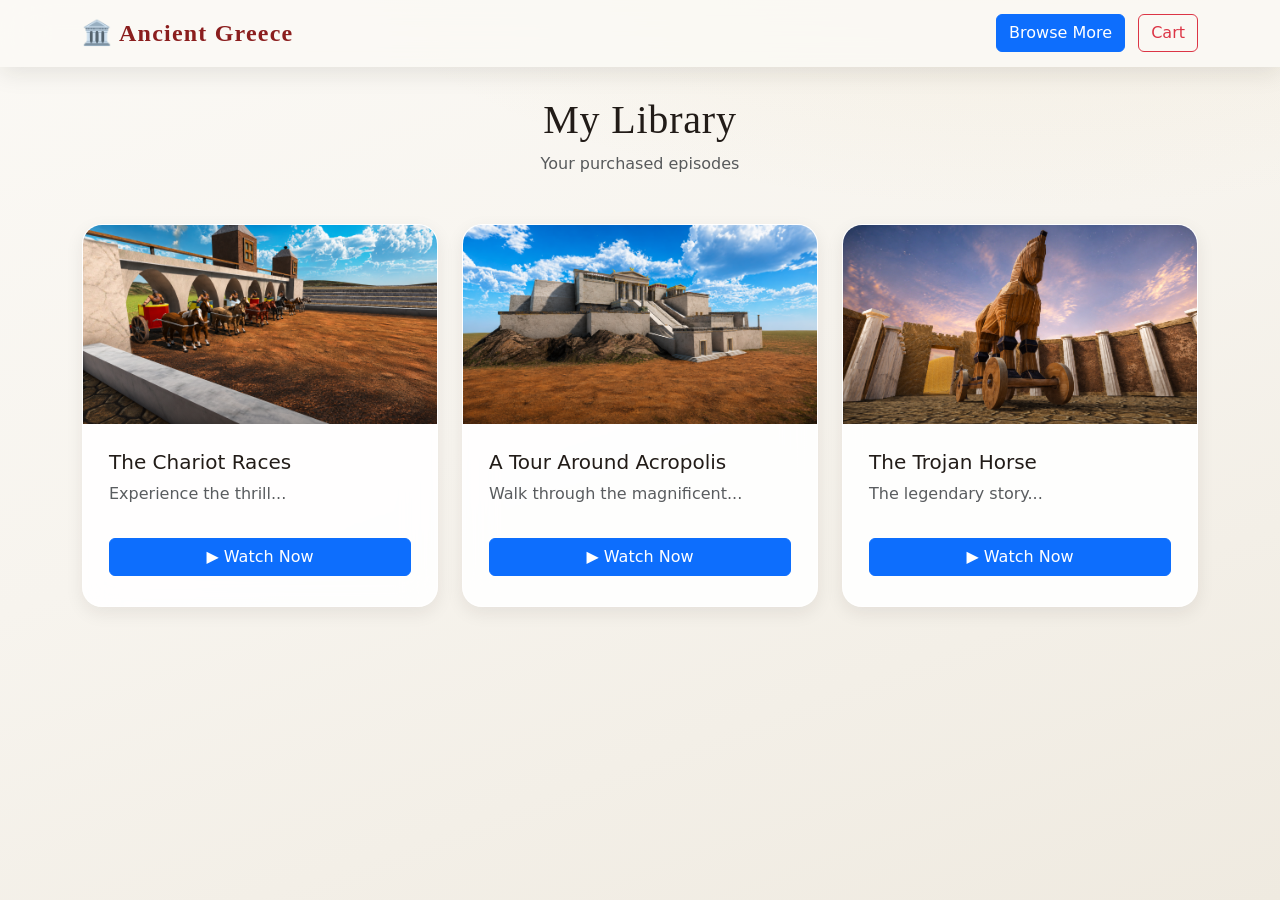
<file: my-library.html>
<!DOCTYPE html>
<html lang="en">
<head>
    <meta charset="UTF-8">
    <meta name="viewport" content="width=device-width, initial-scale=1.0">
    <title>My Library</title>
    <link href="https://cdn.jsdelivr.net/npm/bootstrap@5.3.3/dist/css/bootstrap.min.css" rel="stylesheet">
    <link rel="stylesheet" href="style.css">
</head>
<body>
    <nav class="navbar navbar-expand-lg navbar-light fixed-top">
        <div class="container">
            <a class="navbar-brand" href="index.html">🏛️ Ancient Greece</a>
            <div class="ms-auto">
                <a href="shop.html" class="btn btn-primary me-2">Browse More</a>
                <a href="cart.html" class="btn btn-outline-danger">Cart</a>
            </div>
        </div>
    </nav>

    <div class="container my-5 pt-5">
        <h1 class="text-center mb-2">My Library</h1>
        <p class="text-center text-muted mb-5">Your purchased episodes</p>
        <div id="library-content" class="row g-4"></div>
    </div>

    <script>
        const libraryProducts = [
            { id: 1, title: "The Chariot Races", image: "chariot-racing.png", description: "Experience the thrill...", fullVideo: "chariot-racing-full.mp4" },
            { id: 2, title: "A Tour Around Acropolis", image: "acropolis.png", description: "Walk through the magnificent...", fullVideo: "acropolis-full.mp4" },
            { id: 3, title: "The Trojan Horse", image: "trojan-horse.png", description: "The legendary story...", fullVideo: "trojan-horse-full.mp4" }
        ];

        function renderLibrary() {
            const purchased = JSON.parse(localStorage.getItem('library') || '[]');
            const allItems = [...libraryProducts, ...purchased];
            const container = document.getElementById('library-content');
            
            container.innerHTML = allItems.map(item => `
                <div class="col-lg-4 col-md-6">
                    <div class="product-card" onclick="watchEpisode('${item.title}', 'images/${item.fullVideo || item.image.replace('.png','')}-full.mp4')">
                        <div class="preview-wrapper">
                            <img src="images/${item.image}" class="product-image" alt="${item.title}">
                        </div>
                        <div class="card-body">
                            <h5>${item.title}</h5>
                            <p class="text-muted">${item.description || 'Full episode'}</p>
                            <button class="btn btn-primary w-100 mt-3">▶ Watch Now</button>
                        </div>
                    </div>
                </div>
            `).join('');
        }

        function watchEpisode(title, videoSrc) {
            const modalHTML = `
                <div class="modal fade show" style="display:block; background:rgba(0,0,0,0.9);">
                    <div class="modal-dialog modal-xl">
                        <div class="modal-content">
                            <div class="modal-header">
                                <h5>${title}</h5>
                                <button onclick="this.closest('.modal').remove()" class="btn-close"></button>
                            </div>
                            <div class="modal-body p-0">
                                <video class="w-100" controls autoplay>
                                    <source src="${videoSrc}" type="video/mp4">
                                </video>
                            </div>
                        </div>
                    </div>
                </div>`;
            document.body.insertAdjacentHTML('beforeend', modalHTML);
        }

        renderLibrary();
    </script>
</body>
</html>
</file>
<file: style.css>
/* ============================================================
   The Wonders of Ancient Greece — refined stylesheet
   Palette: marble #F7F4EE · ink #221C18 · deep red #8B1E1E
            aged gold #C9A24B · white glass cards
   Type:    Cinzel (display) · Inter (body)
   ============================================================ */

:root {
    --marble: #F7F4EE;
    --ink: #221C18;
    --red: #8B1E1E;
    --red-dark: #6B1515;
    --gold: #C9A24B;
    --gold-soft: rgba(201, 162, 75, 0.35);
    --card: rgba(255, 255, 255, 0.9);
    --shadow-sm: 0 6px 18px rgba(34, 28, 24, 0.08);
    --shadow-lg: 0 24px 50px rgba(139, 30, 30, 0.18);
    --radius: 20px;
    --font-display: 'Cinzel', 'Times New Roman', serif;
    --font-body: 'Inter', 'Segoe UI', system-ui, sans-serif;
}

* {
    margin: 0;
    padding: 0;
    box-sizing: border-box;
}

html {
    scroll-behavior: smooth;
}

body {
    font-family: var(--font-body);
    background:
        radial-gradient(1200px 500px at 80% -10%, rgba(201, 162, 75, 0.10), transparent 60%),
        linear-gradient(160deg, #FBF9F5, var(--marble) 45%, #EFEAE0);
    color: var(--ink);
    display: flex;
    flex-direction: column;
    min-height: 100vh;
    -webkit-font-smoothing: antialiased;
}

h1, h2, h3, h4, .navbar-brand, .display-3, .display-5 {
    font-family: var(--font-display);
    letter-spacing: 0.02em;
}

footer {
    margin-top: auto;
}

/* ------------------------------------------------------------
   Header — glass bar with laurel strip beneath
   ------------------------------------------------------------ */
.site-header {
    position: fixed;
    top: 0;
    left: 0;
    right: 0;
    z-index: 1030;
}

.navbar {
    background: rgba(251, 249, 245, 0.85) !important;
    backdrop-filter: blur(22px);
    -webkit-backdrop-filter: blur(22px);
    box-shadow: 0 6px 24px rgba(34, 28, 24, 0.10);
    padding-top: 0.65rem;
    padding-bottom: 0.65rem;
}

.navbar-brand {
    font-size: 1.5rem;
    font-weight: 700;
    color: var(--red) !important;
    letter-spacing: 0.05em;
}

.nav-logo {
    height: 26px;
    width: auto;
}

.nav-btn {
    font-family: var(--font-body);
    font-weight: 600;
    font-size: 0.92rem;
    letter-spacing: 0.04em;
    text-transform: uppercase;
    color: var(--ink);
    text-decoration: none;
    padding: 8px 18px;
    border-radius: 50px;
    border: 1px solid transparent;
    transition: all 0.25s ease;
}

.nav-btn:hover {
    color: var(--red);
    border-color: var(--gold-soft);
    background: rgba(201, 162, 75, 0.08);
}

.nav-btn.active {
    color: #fff;
    background: var(--red);
    box-shadow: 0 6px 16px rgba(139, 30, 30, 0.35);
}

.laurel-strip {
    height: 16px;
    background: #fff url('images/greek-laurel.png') repeat-x center;
    background-size: auto 100%;
    border-bottom: 1px solid rgba(139, 30, 30, 0.15);
}

/* space below fixed header */
.nav-spacer {
    padding-top: 96px;
}

/* ------------------------------------------------------------
   Hero
   ------------------------------------------------------------ */
.hero {
    min-height: 100vh;
    background-size: cover;
    background-position: center;
    display: flex;
    align-items: center;
    padding: 150px 0 90px;
    position: relative;
}

.hero::before {
    content: "";
    position: absolute;
    inset: 0;
    background: linear-gradient(180deg,
        rgba(15, 10, 8, 0.55) 0%,
        rgba(15, 10, 8, 0.35) 45%,
        rgba(15, 10, 8, 0.72) 100%);
}

.hero .container {
    position: relative;
    z-index: 1;
}

.hero h1 {
    font-weight: 800;
    letter-spacing: 0.06em;
    text-shadow: 0 4px 30px rgba(0, 0, 0, 0.55);
}

.hero .hero-sub {
    font-family: var(--font-display);
    color: var(--gold);
    letter-spacing: 0.22em;
    text-transform: uppercase;
    font-size: clamp(1rem, 2.5vw, 1.5rem);
}

.hero .lead {
    color: rgba(255, 255, 255, 0.75);
    font-weight: 300;
    letter-spacing: 0.02em;
}

.hero-rule {
    width: 90px;
    height: 3px;
    margin: 22px auto 26px;
    background: linear-gradient(90deg, transparent, var(--gold), transparent);
    border: 0;
    opacity: 1;
}

/* landscape buttons */
.landscape-btn {
    position: relative;
    background: rgba(251, 249, 245, 0.92);
    backdrop-filter: blur(18px);
    border: 1px solid rgba(255, 255, 255, 0.6);
    border-radius: var(--radius);
    padding: 42px 30px 38px;
    text-align: center;
    transition: transform 0.35s ease, box-shadow 0.35s ease;
    height: 100%;
    box-shadow: var(--shadow-sm);
    overflow: hidden;
}

.landscape-btn::before {
    content: "";
    position: absolute;
    top: 0;
    left: 0;
    right: 0;
    height: 4px;
    background: linear-gradient(90deg, var(--red), var(--gold));
    transform: scaleX(0);
    transform-origin: left;
    transition: transform 0.35s ease;
}

.landscape-btn:hover {
    transform: translateY(-8px);
    box-shadow: var(--shadow-lg);
}

.landscape-btn:hover::before {
    transform: scaleX(1);
}

.landscape-btn h3 {
    color: var(--red);
    font-weight: 700;
    font-size: 1.45rem;
    margin-bottom: 10px;
}

.landscape-btn p {
    color: #6a625b;
    margin-bottom: 14px;
    font-size: 0.98rem;
}

.landscape-btn .go {
    display: inline-block;
    font-weight: 600;
    font-size: 0.85rem;
    letter-spacing: 0.12em;
    text-transform: uppercase;
    color: var(--gold);
    transition: transform 0.3s ease, color 0.3s ease;
}

.landscape-btn:hover .go {
    transform: translateX(6px);
    color: var(--red);
}

/* ------------------------------------------------------------
   Page headings
   ------------------------------------------------------------ */
.page-title {
    color: var(--ink);
    font-weight: 700;
}

.page-eyebrow {
    font-family: var(--font-body);
    font-weight: 600;
    letter-spacing: 0.22em;
    text-transform: uppercase;
    font-size: 0.8rem;
    color: var(--gold);
}

/* ------------------------------------------------------------
   Episode cards
   ------------------------------------------------------------ */
.product-card {
    background: var(--card);
    backdrop-filter: blur(16px);
    border: 1px solid rgba(255, 255, 255, 0.7);
    border-radius: var(--radius);
    overflow: hidden;
    box-shadow: var(--shadow-sm);
    transition: transform 0.35s ease, box-shadow 0.35s ease;
    display: flex;
    flex-direction: column;
    height: 100%;
}

.product-card:hover {
    transform: translateY(-8px);
    box-shadow: var(--shadow-lg);
}

.preview-wrapper {
    position: relative;
    width: 100%;
    aspect-ratio: 16 / 9;
    overflow: hidden;
    flex-shrink: 0;
}

.product-image {
    position: absolute;
    inset: 0;
    width: 100%;
    height: 100%;
    object-fit: cover;
    transition: transform 0.6s ease;
}

.product-card:hover .product-image {
    transform: scale(1.06);
}

.preview-wrapper::after {
    content: "";
    position: absolute;
    inset: 0;
    background: linear-gradient(180deg, transparent 55%, rgba(20, 12, 8, 0.35));
    pointer-events: none;
}

.product-card .card-body {
    padding: 26px 26px 30px;
    display: flex;
    flex-direction: column;
    flex-grow: 1;
}

.episode-eyebrow {
    font-weight: 600;
    letter-spacing: 0.18em;
    text-transform: uppercase;
    font-size: 0.72rem;
    color: var(--gold);
    margin-bottom: 6px;
}

.product-card .card-title {
    font-family: var(--font-display);
    font-weight: 700;
    color: var(--ink);
    margin-bottom: 10px;
}

.product-card .card-text {
    flex-grow: 1;
    color: #6a625b;
    margin-bottom: 22px;
    font-size: 0.96rem;
    line-height: 1.6;
}

/* buttons */
.btn-watch {
    display: inline-flex;
    align-items: center;
    gap: 8px;
    background: var(--red);
    color: #fff;
    border: 0;
    border-radius: 50px;
    font-weight: 600;
    font-size: 0.9rem;
    letter-spacing: 0.04em;
    padding: 11px 24px;
    transition: all 0.28s ease;
    box-shadow: 0 8px 18px rgba(139, 30, 30, 0.28);
}

.btn-watch:hover {
    background: var(--red-dark);
    color: var(--gold);
    transform: translateY(-2px);
    box-shadow: 0 12px 26px rgba(139, 30, 30, 0.38);
}

.btn-soon {
    display: inline-flex;
    align-items: center;
    gap: 8px;
    background: transparent;
    color: #a49a90;
    border: 1px dashed #cfc6ba;
    border-radius: 50px;
    font-weight: 600;
    font-size: 0.9rem;
    padding: 10px 24px;
}

/* ------------------------------------------------------------
   Video modal
   ------------------------------------------------------------ */
.video-modal {
    border: 0;
    border-radius: var(--radius);
    overflow: hidden;
    background: #14100d;
    box-shadow: 0 40px 100px rgba(0, 0, 0, 0.55);
}

.video-modal .modal-header {
    background: rgba(251, 249, 245, 0.97);
    border-bottom: 3px solid var(--gold-soft);
}

.video-modal .modal-title {
    font-family: var(--font-display);
    font-weight: 700;
    color: var(--red);
    font-size: 1.1rem;
}

/* ------------------------------------------------------------
   About page
   ------------------------------------------------------------ */
.about-banner {
    width: 100%;
    margin-bottom: 0;
}

.about-banner img {
    width: 100%;
    height: auto;
    display: block;
}

.about-text-box {
    background: var(--card) !important;
    backdrop-filter: blur(16px);
    border: 1px solid rgba(255, 255, 255, 0.7);
    border-top: 5px solid var(--red);
    border-radius: var(--radius);
    padding: 48px;
    font-size: 1.14rem;
    line-height: 1.9;
    color: var(--ink) !important;
    box-shadow: var(--shadow-sm);
}

.about-text-box p {
    color: var(--ink) !important;
    margin-bottom: 0;
}

.about-text-box p::first-letter {
    font-family: var(--font-display);
    font-size: 3.1em;
    font-weight: 700;
    color: var(--red);
    float: left;
    line-height: 0.85;
    padding-right: 10px;
    padding-top: 4px;
}

/* ------------------------------------------------------------
   Footer
   ------------------------------------------------------------ */
footer {
    background: linear-gradient(180deg, #2E1210, #23100e);
    color: #EDE6DA;
    border-top: 3px solid var(--gold);
    font-size: 0.95rem;
    letter-spacing: 0.02em;
}

footer a {
    color: var(--gold);
    text-decoration: none;
    transition: color 0.25s ease;
}

footer a:hover {
    color: #fff;
}

/* ------------------------------------------------------------
   Scroll reveal + motion
   ------------------------------------------------------------ */
.reveal {
    opacity: 0;
    transform: translateY(26px);
    transition: opacity 0.7s ease, transform 0.7s ease;
}

.reveal.in {
    opacity: 1;
    transform: none;
}

.reveal.d1 { transition-delay: 0.12s; }
.reveal.d2 { transition-delay: 0.24s; }
.reveal.d3 { transition-delay: 0.36s; }
.reveal.d4 { transition-delay: 0.48s; }

:focus-visible {
    outline: 3px solid var(--gold);
    outline-offset: 3px;
    border-radius: 6px;
}

@media (prefers-reduced-motion: reduce) {
    html { scroll-behavior: auto; }
    * { transition: none !important; animation: none !important; }
    .reveal { opacity: 1; transform: none; }
}
</file>
